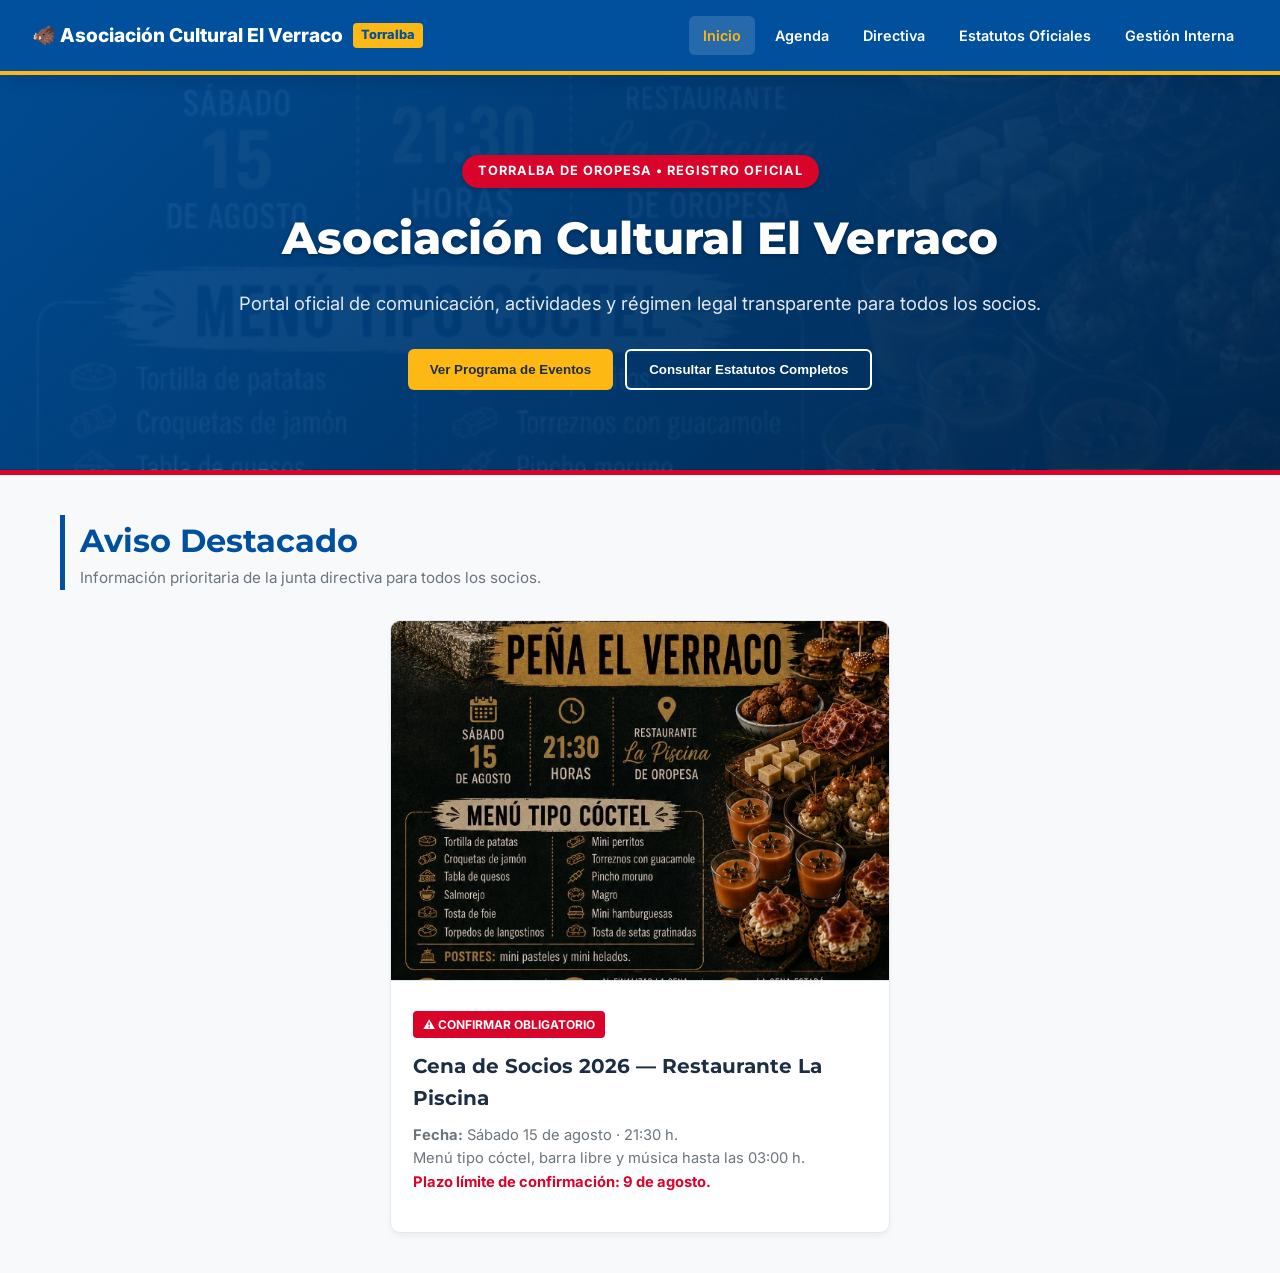
<file: index.html>
<!DOCTYPE html>
<html lang="es">
<head>
    <meta charset="UTF-8">
    <meta name="viewport" content="width=device-width, initial-scale=1.0">
    <title>Asociación Cultural El Verraco — Torralba de Oropesa</title>
    <!-- Google Fonts -->
    <link rel="preconnect" href="https://fonts.googleapis.com">
    <link rel="preconnect" href="https://fonts.gstatic.com" crossorigin>
    <link href="https://fonts.googleapis.com/css2?family=Inter:wght@300;400;500;600;700&family=Montserrat:wght@600;700;800&display=swap" rel="stylesheet">
    <style>
        :root {
            /* PALETA OFICIAL ESCUDO DE TORRALBA DE OROPESA */
            --blue-primary: #00509d;
            --blue-hover: #003f7a;
            --blue-light: #e8f1f9;
            --red-accent: #d90429;
            --gold-accent: #fdb813;
            --bg-body: #f8f9fa;
            --surface-card: #ffffff;
            --text-dark: #1d2d44;
            --text-muted: #6c757d;
            --border-color: #e2e8f0;
            --shadow-sm: 0 4px 6px -1px rgba(0, 0, 0, 0.05);
            --shadow-md: 0 10px 15px -3px rgba(0, 0, 0, 0.1);
        }

        * {
            box-sizing: border-box;
            margin: 0;
            padding: 0;
        }

        body {
            font-family: 'Inter', sans-serif;
            background-color: var(--bg-body);
            color: var(--text-dark);
            line-height: 1.6;
            -webkit-font-smoothing: antialiased;
        }

        h1, h2, h3, h4 {
            font-family: 'Montserrat', sans-serif;
        }

        /* --- NAVEGACIÓN INSTITUCIONAL --- */
        .navbar {
            background-color: var(--blue-primary);
            border-bottom: 4px solid var(--gold-accent);
            position: sticky;
            top: 0;
            z-index: 1000;
            display: flex;
            justify-content: space-between;
            align-items: center;
            padding: 1rem 2rem;
            box-shadow: var(--shadow-md);
        }

        .navbar-brand {
            font-size: 1.2rem;
            font-weight: 800;
            color: #ffffff;
            text-decoration: none;
            display: flex;
            align-items: center;
            gap: 10px;
        }

        .navbar-brand span {
            background: var(--gold-accent);
            color: var(--blue-primary);
            padding: 2px 8px;
            border-radius: 4px;
            font-size: 0.8rem;
        }

        .nav-links {
            display: flex;
            gap: 6px;
            flex-wrap: wrap;
        }

        .nav-link {
            color: #ffffff;
            text-decoration: none;
            font-weight: 600;
            font-size: 0.9rem;
            padding: 8px 14px;
            border-radius: 6px;
            transition: all 0.2s ease;
        }

        .nav-link:hover, .nav-link.active {
            background-color: rgba(255, 255, 255, 0.15);
            color: var(--gold-accent);
        }

        /* --- HERO BANNER --- */
        .hero {
            background: linear-gradient(135deg, rgba(0, 80, 157, 0.92) 0%, rgba(0, 40, 80, 0.95) 100%), url('cena-socios.jpg');
            background-size: cover;
            background-position: center;
            color: white;
            padding: 80px 20px;
            text-align: center;
            border-bottom: 5px solid var(--red-accent);
        }

        .hero-content {
            max-width: 850px;
            margin: 0 auto;
        }

        .hero-badge {
            background-color: var(--red-accent);
            color: #ffffff;
            font-size: 0.8rem;
            font-weight: 700;
            padding: 6px 16px;
            border-radius: 20px;
            text-transform: uppercase;
            letter-spacing: 1px;
            display: inline-block;
            margin-bottom: 15px;
            box-shadow: 0 2px 4px rgba(0,0,0,0.2);
        }

        .hero h1 {
            font-size: 2.8rem;
            font-weight: 800;
            margin-bottom: 15px;
            text-shadow: 0 2px 4px rgba(0,0,0,0.3);
        }

        .hero p {
            font-size: 1.15rem;
            color: #e2e8f0;
            margin-bottom: 30px;
        }

        /* --- CONTENEDOR PRINCIPAL --- */
        .container {
            max-width: 1200px;
            margin: 40px auto;
            padding: 0 20px;
        }

        .section {
            display: none;
            animation: fadeIn 0.3s ease-in-out;
        }

        .section.active {
            display: block;
        }

        .section-header {
            margin-bottom: 30px;
            border-left: 5px solid var(--blue-primary);
            padding-left: 15px;
        }

        .section-title {
            font-size: 2rem;
            color: var(--blue-primary);
            font-weight: 700;
        }

        .section-subtitle {
            color: var(--text-muted);
            font-size: 0.95rem;
        }

        @keyframes fadeIn {
            from { opacity: 0; transform: translateY(8px); }
            to { opacity: 1; transform: translateY(0); }
        }

        /* --- TARJETAS --- */
        .grid {
            display: grid;
            grid-template-columns: repeat(auto-fit, minmax(320px, 1fr));
            gap: 25px;
        }

        .card {
            background-color: var(--surface-card);
            border: 1px solid var(--border-color);
            border-radius: 10px;
            overflow: hidden;
            box-shadow: var(--shadow-sm);
            transition: transform 0.2s, box-shadow 0.2s;
            display: flex;
            flex-direction: column;
        }

        .card:hover {
            transform: translateY(-4px);
            box-shadow: var(--shadow-md);
            border-color: var(--blue-primary);
        }

        .card-img {
            width: 100%;
            height: 360px;
            object-fit: cover;
            border-bottom: 1px solid var(--border-color);
            cursor: pointer;
        }

        .card-body {
            padding: 22px;
            flex-grow: 1;
            display: flex;
            flex-direction: column;
            justify-content: space-between;
        }

        .tag {
            background-color: var(--blue-primary);
            color: white;
            font-size: 0.75rem;
            font-weight: 700;
            padding: 4px 10px;
            border-radius: 4px;
            display: inline-block;
            margin-bottom: 12px;
            text-transform: uppercase;
        }

        .tag.urgent { background-color: var(--red-accent); }
        .tag.gold { background-color: var(--gold-accent); color: var(--text-dark); }

        .card h3 {
            font-size: 1.25rem;
            margin-bottom: 10px;
            color: var(--text-dark);
        }

        .card p {
            color: var(--text-muted);
            font-size: 0.92rem;
            margin-bottom: 15px;
        }

        /* --- BOTONES --- */
        .btn {
            background-color: var(--blue-primary);
            color: white;
            border: none;
            padding: 11px 22px;
            border-radius: 6px;
            font-weight: 700;
            cursor: pointer;
            text-decoration: none;
            display: inline-block;
            transition: background 0.2s;
            text-align: center;
        }

        .btn:hover { background-color: var(--blue-hover); }

        .btn-gold {
            background-color: var(--gold-accent);
            color: var(--text-dark);
        }

        .btn-gold:hover { background-color: #e5a400; }

        .btn-outline {
            background: transparent;
            border: 2px solid white;
            color: white;
        }

        .btn-outline:hover { background: rgba(255, 255, 255, 0.15); }

        .input-field {
            width: 100%;
            padding: 12px 16px;
            background: #ffffff;
            border: 1px solid var(--border-color);
            border-radius: 6px;
            color: var(--text-dark);
            font-size: 1rem;
            margin-bottom: 15px;
        }

        .input-field:focus {
            outline: none;
            border-color: var(--blue-primary);
        }

        /* --- ESTATUTOS RIGUROSOS Y COMPLETOS --- */
        .official-seal-box {
            background: var(--blue-light);
            border: 1px solid var(--blue-primary);
            border-radius: 8px;
            padding: 20px;
            margin-bottom: 25px;
            display: flex;
            align-items: center;
            gap: 20px;
        }

        .seal-icon { font-size: 2.5rem; }

        .estatuto-capitulo {
            background: var(--surface-card);
            border: 1px solid var(--border-color);
            border-radius: 8px;
            margin-bottom: 20px;
            overflow: hidden;
            box-shadow: var(--shadow-sm);
        }

        .capitulo-header {
            background: var(--blue-primary);
            color: #ffffff;
            padding: 16px 20px;
            font-size: 1.1rem;
            font-weight: 700;
            cursor: pointer;
            display: flex;
            justify-content: space-between;
            align-items: center;
        }

        .capitulo-content { padding: 20px; }

        .articulo-item {
            margin-bottom: 18px;
            padding-bottom: 15px;
            border-bottom: 1px dashed var(--border-color);
        }

        .articulo-item:last-child {
            border-bottom: none;
            margin-bottom: 0;
            padding-bottom: 0;
        }

        .articulo-title {
            color: var(--blue-primary);
            font-weight: 700;
            font-size: 0.98rem;
            margin-bottom: 6px;
        }

        .articulo-text {
            color: var(--text-dark);
            font-size: 0.92rem;
            text-align: justify;
        }

        .articulo-text ul {
            padding-left: 20px;
            margin-top: 5px;
        }

        .articulo-text li {
            margin-bottom: 4px;
        }

        /* --- JUNTA DIRECTIVA --- */
        .grid-junta {
            display: grid;
            grid-template-columns: repeat(auto-fit, minmax(200px, 1fr));
            gap: 20px;
        }

        .member-card {
            background: var(--surface-card);
            border: 1px solid var(--border-color);
            border-top: 4px solid var(--blue-primary);
            border-radius: 8px;
            padding: 25px 15px;
            text-align: center;
            box-shadow: var(--shadow-sm);
        }

        .member-avatar {
            font-size: 2rem;
            background: var(--blue-light);
            width: 65px;
            height: 65px;
            line-height: 65px;
            border-radius: 50%;
            margin: 0 auto 15px auto;
            border: 2px solid var(--blue-primary);
        }

        /* --- PANEL DE GESTIÓN --- */
        .dashboard-container {
            background: var(--surface-card);
            border: 1px solid var(--border-color);
            border-radius: 10px;
            padding: 30px;
            box-shadow: var(--shadow-md);
        }

        .dashboard-nav {
            display: flex;
            gap: 10px;
            border-bottom: 2px solid var(--border-color);
            padding-bottom: 15px;
            margin-bottom: 25px;
            flex-wrap: wrap;
        }

        .tab-btn {
            background: var(--bg-body);
            color: var(--text-muted);
            border: 1px solid var(--border-color);
            padding: 10px 18px;
            border-radius: 6px;
            font-weight: 700;
            cursor: pointer;
            transition: all 0.2s;
        }

        .tab-btn.active {
            background: var(--blue-primary);
            color: #fff;
            border-color: var(--blue-primary);
        }

        .admin-panel { display: none; }
        .admin-panel.active { display: block; }

        .resource-box {
            background: var(--blue-light);
            border: 2px dashed var(--blue-primary);
            padding: 25px;
            border-radius: 8px;
            text-align: center;
            text-decoration: none;
            color: inherit;
            display: block;
            transition: 0.2s;
        }

        .resource-box:hover {
            background: #dbeafe;
            transform: translateY(-2px);
        }

        /* --- RESPONSIVE --- */
        @media(max-width: 768px) {
            .navbar { flex-direction: column; gap: 12px; padding: 15px; text-align: center; }
            .nav-links { justify-content: center; }
            .hero h1 { font-size: 2.1rem; }
            .official-seal-box { flex-direction: column; text-align: center; }
        }
    </style>
</head>
<body>

    <!-- MENÚ DE NAVEGACIÓN -->
    <nav class="navbar">
        <a href="#" class="navbar-brand" onclick="showSection('inicio')">
            🐗 Asociación Cultural El Verraco <span>Torralba</span>
        </a>
        <div class="nav-links">
            <a href="#" id="link-inicio" class="nav-link active" onclick="showSection('inicio')">Inicio</a>
            <a href="#" id="link-eventos" class="nav-link" onclick="showSection('eventos')">Agenda</a>
            <a href="#" id="link-junta" class="nav-link" onclick="showSection('junta')">Directiva</a>
            <a href="#" id="link-normativa" class="nav-link" onclick="showSection('normativa')">Estatutos Oficiales</a>
            <a href="#" id="link-gestion" class="nav-link" onclick="showSection('gestion')">Gestión Interna</a>
        </div>
    </nav>

    <!-- CABECERA HERO -->
    <header class="hero">
        <div class="hero-content">
            <span class="hero-badge">Torralba de Oropesa • Registro Oficial</span>
            <h1>Asociación Cultural El Verraco</h1>
            <p>Portal oficial de comunicación, actividades y régimen legal transparente para todos los socios.</p>
            <div style="display: flex; gap: 12px; justify-content: center; flex-wrap: wrap;">
                <button class="btn btn-gold" onclick="showSection('eventos')">Ver Programa de Eventos</button>
                <button class="btn btn-outline" onclick="showSection('normativa')">Consultar Estatutos Completos</button>
            </div>
        </div>
    </header>

    <div class="container">

        <!-- SECCIÓN INICIO -->
        <div id="inicio" class="section active">
            <div class="section-header">
                <h2 class="section-title">Aviso Destacado</h2>
                <p class="section-subtitle">Información prioritaria de la junta directiva para todos los socios.</p>
            </div>
            
            <div class="grid" style="max-width: 500px; margin: 0 auto;">
                <div class="card">
                    <a href="cena-socios.jpg" target="_blank">
                        <img src="cena-socios.jpg" alt="Cena de Socios" class="card-img">
                    </a>
                    <div class="card-body">
                        <div>
                            <span class="tag urgent">⚠️ Confirmar Obligatorio</span>
                            <h3>Cena de Socios 2026 — Restaurante La Piscina</h3>
                            <p><strong>Fecha:</strong> Sábado 15 de agosto · 21:30 h.<br>Menú tipo cóctel, barra libre y música hasta las 03:00 h.<br><strong style="color: var(--red-accent);">Plazo límite de confirmación: 9 de agosto.</strong></p>
                        </div>
                    </div>
                </div>
            </div>
        </div>

        <!-- SECCIÓN AGENDA / EVENTOS -->
        <div id="eventos" class="section">
            <div class="section-header">
                <h2 class="section-title">Programa de Eventos y Cartelería</h2>
                <p class="section-subtitle">Haz clic sobre cualquier cartel para ampliar la imagen.</p>
            </div>

            <div class="grid">
                <!-- Concurso de Tapas -->
                <div class="card">
                    <a href="concurso-tapas.jpeg" target="_blank">
                        <img src="concurso-tapas.jpeg" alt="Concurso de Tapas" class="card-img">
                    </a>
                    <div class="card-body">
                        <div>
                            <span class="tag gold">Sábado 8 Agosto</span>
                            <h3>Concurso de Tapas Libre: ¡La Patata!</h3>
                            <p>Presentación a las 13:00 h y cata a las 13:30 h. 3 grandes premios y consumición con tapa gratis para cada socio.</p>
                        </div>
                    </div>
                </div>

                <!-- Autos Locos -->
                <div class="card">
                    <a href="autos-locos.jpeg" target="_blank">
                        <img src="autos-locos.jpeg" alt="Autos Locos" class="card-img">
                    </a>
                    <div class="card-body">
                        <div>
                            <span class="tag">Sábado 8 Agosto</span>
                            <h3>Vuelven los Autos Locos en Torralba</h3>
                            <p>Prepara vuestros bólidos más originales y divertidos para la gran bajada. Próximamente bases e inscripciones.</p>
                        </div>
                    </div>
                </div>

                <!-- Cena de Socios -->
                <div class="card">
                    <a href="cena-socios.jpg" target="_blank">
                        <img src="cena-socios.jpg" alt="Cena de Socios" class="card-img">
                    </a>
                    <div class="card-body">
                        <div>
                            <span class="tag urgent">Sábado 15 Agosto</span>
                            <h3>Gran Cena de Confraternización</h3>
                            <p>Cena completa en el Restaurante La Piscina de Oropesa. Recordad avisar alergias e intolerancias con antelación.</p>
                        </div>
                    </div>
                </div>
            </div>
        </div>

        <!-- SECCIÓN JUNTA DIRECTIVA -->
        <div id="junta" class="section">
            <div class="section-header">
                <h2 class="section-title">Junta Directiva</h2>
                <p class="section-subtitle">Representantes de la Asociación Cultural El Verraco.</p>
            </div>

            <div class="grid-junta">
                <div class="member-card"><div class="member-avatar">👑</div><h3>Diego</h3><p style="color:var(--blue-primary); font-weight:700; font-size:0.9rem;">Presidente</p></div>
                <div class="member-card"><div class="member-avatar">🥈</div><h3>Yolanda Cuadrado</h3><p style="color:var(--blue-primary); font-weight:700; font-size:0.9rem;">Vicepresidenta</p></div>
                <div class="member-card"><div class="member-avatar">📝</div><h3>Gonzalo Nava</h3><p style="color:var(--blue-primary); font-weight:700; font-size:0.9rem;">Secretario</p></div>
                <div class="member-card"><div class="member-avatar">💰</div><h3>Rocío Olmedo</h3><p style="color:var(--blue-primary); font-weight:700; font-size:0.9rem;">Tesorera</p></div>
                <div class="member-card"><div class="member-avatar">🤝</div><h3>Marcos Nevado</h3><p style="color:var(--blue-primary); font-weight:700; font-size:0.9rem;">Vocal</p></div>
                <div class="member-card"><div class="member-avatar">🤝</div><h3>Marcos</h3><p style="color:var(--blue-primary); font-weight:700; font-size:0.9rem;">Vocal</p></div>
                <div class="member-card"><div class="member-avatar">🤝</div><h3>Emilio</h3><p style="color:var(--blue-primary); font-weight:700; font-size:0.9rem;">Vocal</p></div>
            </div>
        </div>

        <!-- SECCIÓN ESTATUTOS OFICIALES ÍNTEGROS (TEXTO COMPLETO DE LOS DOCUMENTOS) -->
        <div id="normativa" class="section">
            <div class="section-header">
                <h2 class="section-title">Estatutos Oficiales Registrados (Texto Íntegro)</h2>
                <p class="section-subtitle">Transcripción completa de los artículos aprobados e inscritos en la Junta de Comunidades de Castilla-La Mancha.</p>
            </div>

            <!-- Ficha de Registro Oficial -->
            <div class="official-seal-box">
                <div class="seal-icon">🏛️</div>
                <div>
                    <h4 style="color: var(--blue-primary); font-size: 1.05rem;">Aprobación y Diligencia Oficial</h4>
                    <p style="font-size: 0.88rem; color: var(--text-dark); margin-top: 4px;">
                        Estatutos adaptados a la <strong>Ley Orgánica 1/2002, de 22 de marzo</strong>, reguladora del Derecho de Asociación[cite: 4]. Diligenciados en Torralba de Oropesa el 16 de agosto de 2009[cite: 10] con visado oficial de la Delegación Provincial de Toledo[cite: 4, 10].
                    </p>
                </div>
            </div>

            <!-- Buscador de Artículos -->
            <input type="text" id="search-estatutos" class="input-field" placeholder="🔍 Buscar por artículo, palabra clave o contenido (ej. cuotas, asamblea, directiva, disolución...)" onkeyup="filterEstatutos()">

            <!-- CAPÍTULO PRIMERO -->
            <div class="estatuto-capitulo">
                <div class="capitulo-header" onclick="toggleCapitulo('cap1')">
                    <span>CAPÍTULO PRIMERO: Constitución, Domicilio, Fines y Actividades</span>
                    <span id="icon-cap1">▼</span>
                </div>
                <div class="capitulo-content" id="cap1">
                    <div class="articulo-item">
                        <div class="articulo-title">Artículo 1º</div>
                        <div class="articulo-text">Se constituye la Asociación sin ánimo de lucro denominada <strong>ASOCIACIÓN CULTURAL EL VERRACO</strong>, que se regirá por la Constitución, la Ley Orgánica 1/2002, de 22 de marzo, reguladora del Derecho de Asociación (B.O.E. núm. 73, del día 26), el resto del ordenamiento jurídico aplicable y por los presentes Estatutos[cite: 4]. La organización interna y funcionamiento de la Asociación, que también se llevarán a cabo dentro del marco de las normas citadas, son democráticos y con pleno respeto al pluralismo[cite: 4].</div>
                    </div>
                    <div class="articulo-item">
                        <div class="articulo-title">Artículo 2º (Domicilio y Ámbito)</div>
                        <div class="articulo-text">La Asociación tendrá su domicilio en la localidad de <strong>Torralba de Oropesa</strong> (provincia de Toledo), en la plaza de La Constitución, número 1[cite: 4]. Tendrá una duración indefinida y realizará principalmente sus actividades en el Municipio y Región Castilla La Mancha[cite: 4].</div>
                    </div>
                    <div class="articulo-item">
                        <div class="articulo-title">Artículo 3º y 4º (Fines)</div>
                        <div class="articulo-text">La Asociación pretende desarrollar los siguientes fines: estimular a los socios y organizar actividades, fomentando las tradiciones y cultura de nuestra localidad[cite: 4].</div>
                    </div>
                    <div class="articulo-item">
                        <div class="articulo-title">Artículo 5º (Actividades y Beneficios)</div>
                        <div class="articulo-text">
                            Para el cumplimiento de estos fines la asociación realizará las siguientes actividades: viajes culturales, colaboración junto con el Ayuntamiento en actividades en las fiestas patronales, carnavales, navidad y ayuda a los necesitados[cite: 4].<br>
                            Los posibles beneficios obtenidos por la asociación, derivado del ejercicio de actividades económicas, incluidas las prestaciones de servicios, deberán destinarse, exclusivamente, al cumplimiento de los fines mencionados, sin que quepa en ningún caso su reparto entre los asociados ni entre sus cónyuges o personas que convivan con aquellos con análoga relación de afectividad, ni entre sus parientes, ni su cesión gratuita a personas físicas o jurídicas con interés lucrativo[cite: 4].
                        </div>
                    </div>
                </div>
            </div>

            <!-- CAPÍTULO SEGUNDO -->
            <div class="estatuto-capitulo">
                <div class="capitulo-header" onclick="toggleCapitulo('cap2')">
                    <span>CAPÍTULO SEGUNDO: De los Órganos Directivos y de la Forma de Administración</span>
                    <span id="icon-cap2">▼</span>
                </div>
                <div class="capitulo-content" id="cap2">
                    <div class="articulo-item">
                        <div class="articulo-title">Artículo 6º (Órganos de Gobierno)</div>
                        <div class="articulo-text">El gobierno y la representación de la Asociación correrán a cargo de la Asamblea General y de la Junta Directiva[cite: 5].</div>
                    </div>
                    <div class="articulo-item">
                        <div class="articulo-title">Artículo 7º (Asamblea General)</div>
                        <div class="articulo-text">La Asamblea General, integrada por todos los asociados, es el órgano supremo de gobierno de la Asociación que será convocada en sesión ordinaria, obligatoriamente, una vez al año, y con carácter extraordinario cuando así lo acuerde la Junta Directiva en atención a los asuntos que deba tratar, y siempre a solicitud de la décima parte de los socios o para acordar la disposición o enajenación de bienes, nombramiento de Junta Directiva, solicitud de declaración de utilidad pública, modificaciones estatutarias y disolución de la Asociación[cite: 5].</div>
                    </div>
                    <div class="articulo-item">
                        <div class="articulo-title">Artículo 8º (Convocatoria de Asamblea)</div>
                        <div class="articulo-text">La convocatoria de la Asamblea General, sea ordinaria o extraordinaria, será hecha por escrito, expresando el lugar, fecha y hora de la reunión, así como el orden del día. Entre la convocatoria y el día señalado para la celebración de la Asamblea, en primera convocatoria, habrán de mediar al menos quince días pudiendo asimismo hacerse constar la fecha en la que, si procediera, se reunirá la Asamblea General en segunda convocatoria, sin que entre una y otra reunión pueda mediar un plazo inferior a veinticuatro horas. En el supuesto de que no hubiese previsto en el anuncio la fecha de la segunda convocatoria deberá ser ésta hecha con ocho días de antelación a la fecha de la reunión[cite: 5].</div>
                    </div>
                    <div class="articulo-item">
                        <div class="articulo-title">Artículo 9º (Constitución y Acuerdos)</div>
                        <div class="articulo-text">La Asamblea General, quedará válidamente constituida en primera convocatoria, cuando concurra a ellas, presentes o representados, un tercio de los asociados y su presidente y su secretario serán designados al inicio de la reunión; y en segunda convocatoria cualquiera que sea el número de concurrentes[cite: 5]. Los acuerdos se adoptarán por mayoría simple de las personas presentes o representadas, cuando los votos afirmativos superen a los negativos, excepto cuando se trate de acuerdos relativos a disolución de la asociación, modificación de los Estatutos y disposición o enajenación de bienes, en cuyo caso se requerirá mayoría cualificada de las personas presentes o representadas, que resultará cuando la mayoría de los votos afirmativos superen la mitad[cite: 5].</div>
                    </div>
                    <div class="articulo-item">
                        <div class="articulo-title">Artículo 10º (Junta Directiva)</div>
                        <div class="articulo-text">La Junta Directiva estará formada por un Presidente, un Secretario, un Tesorero y tres vocales. Todos los cargos deberán recaer en asociados mayores de edad, en pleno uso de sus derechos civiles y que no estén incursos en los motivos de incompatibilidad establecida en la legislación vigente[cite: 5].</div>
                    </div>
                    <div class="articulo-item">
                        <div class="articulo-title">Artículo 11º y 12º (Gratuidad y Funciones)</div>
                        <div class="articulo-text">Los cargos que componen la Junta Directiva serán gratuitos, elegidos en Asamblea General y durarán un periodo de dos años, pudiendo ser objeto de reelección[cite: 6]. Es función de la Junta Directiva dirigir las actividades de la Asociación y llevar la gestión administrativa y económica de la misma, ejecutando los acuerdos de la Asamblea General, y someter a ésta las cuentas de la asociación[cite: 6].</div>
                    </div>
                    <div class="articulo-item">
                        <div class="articulo-title">Artículo 13º y 14º (Reuniones y Comisiones)</div>
                        <div class="articulo-text">La Junta Directiva celebrará sus sesiones cuantas veces lo determine su presidente, a iniciativa propia o petición de cualquiera de sus miembros[cite: 6]. Los miembros de la Junta Directiva presidirán las comisiones que la propia Junta acuerde constituir[cite: 6].</div>
                    </div>
                    <div class="articulo-item">
                        <div class="articulo-title">Artículo 15º (Atribuciones del Presidente)</div>
                        <div class="articulo-text">
                            El Presidente de la Junta Directiva lo será también de la Asociación, y tendrá las siguientes atribuciones:
                            <ul>
                                <li>a) Representar legalmente a la Asociación.</li>
                                <li>b) Convocar, presidir y levantar las sesiones que celebre la Junta Directiva y la Asamblea General, dirigir las deliberaciones de una y otra, decidiendo con voto de calidad, en caso de empate.</li>
                                <li>c) Proponer el plan de actividades de la Asociación a la Junta Directiva y dirigir sus tareas.</li>
                                <li>d) Ordenar los pagos acordados válidamente.[cite: 6]</li>
                            </ul>
                        </div>
                    </div>
                    <div class="articulo-item">
                        <div class="articulo-title">Artículo 16º y 17º (Secretario y Tesorero)</div>
                        <div class="articulo-text">
                            <strong>El Secretario</strong> recibirá y tramitará las solicitudes de ingreso y tendrá a cargo la dirección de los trabajos administrativos[cite: 6, 7].<br>
                            <strong>El Tesorero</strong> dirigirá la contabilidad y tomará razón de los ingresos y de los gastos. Recaudará y custodiará los fondos pertenecientes a la Asociación y dará cumplimiento a las órdenes de pago que expida el presidente[cite: 7].
                        </div>
                    </div>
                </div>
            </div>

            <!-- CAPÍTULO TERCERO -->
            <div class="estatuto-capitulo">
                <div class="capitulo-header" onclick="toggleCapitulo('cap3')">
                    <span>CAPÍTULO TERCERO: De los Socios, sus Derechos y Deberes</span>
                    <span id="icon-cap3">▼</span>
                </div>
                <div class="capitulo-content" id="cap3">
                    <div class="articulo-item">
                        <div class="articulo-title">Artículo 18º al 20º (Miembros y Admisión)</div>
                        <div class="articulo-text">Podrán ser miembros de la Asociación las personas con capacidad de obrar y no sujetas a ninguna condición legal para el ejercicio del derecho de asociarse[cite: 7]. Los menores no emancipados de más de catorce años necesitarán el consentimiento documentadamente acreditado de las personas que deban suplir su capacidad[cite: 7]. Quienes deseen pertenecer a la Asociación lo solicitarán por escrito al Presidente[cite: 7].</div>
                    </div>
                    <div class="articulo-item">
                        <div class="articulo-title">Artículo 21º (Derechos de los Asociados)</div>
                        <div class="articulo-text">
                            Todo Asociado ostenta los siguientes derechos:
                            <ul>
                                <li>a) Participar en las actividades de la asociación y en los órganos de gobierno y representación, a ejercer el derecho de voto, así como asistir a la Asamblea General[cite: 7].</li>
                                <li>b) Ser informado acerca de la composición de los órganos de gobierno y representación de la asociación, de su estado de cuentas y del desarrollo de su actividad[cite: 8].</li>
                                <li>c) Ser oído con carácter previo a la adopción de medidas disciplinarias contra él y a ser informado de los hechos que den lugar a tales medidas[cite: 8].</li>
                                <li>d) Impugnar los acuerdos de los órganos de la asociación que estime contrarios a la ley o los Estatutos[cite: 8].</li>
                            </ul>
                        </div>
                    </div>
                    <div class="articulo-item">
                        <div class="articulo-title">Artículo 22º y 23º (Deberes y Sanciones)</div>
                        <div class="articulo-text">
                            <strong>Deberes:</strong> Compartir las finalidades de la asociación, pagar las cuotas y derramas establecidas, cumplir el resto de las obligaciones estatutarias y acatar los acuerdos válidamente adoptados[cite: 8].<br>
                            <strong>Sanciones:</strong> Los socios podrán ser sancionados por la Junta Directiva por infringir los presentes Estatutos. Las sanciones podrán comprender desde la pérdida de sus derechos durante un tiempo determinado, hasta la separación definitiva[cite: 8].
                        </div>
                    </div>
                </div>
            </div>

            <!-- CAPÍTULO CUARTO -->
            <div class="estatuto-capitulo">
                <div class="capitulo-header" onclick="toggleCapitulo('cap4')">
                    <span>CAPÍTULO CUARTO: Obligaciones Documentales y Contables</span>
                    <span id="icon-cap4">▼</span>
                </div>
                <div class="capitulo-content" id="cap4">
                    <div class="articulo-item">
                        <div class="articulo-title">Artículo 24º (Libros y Documentación)</div>
                        <div class="articulo-text">
                            La asociación dispondrá de:
                            <ul>
                                <li>a) Una relación actualizada de sus asociados[cite: 8].</li>
                                <li>b) Una contabilidad que permita obtener la imagen fiel del patrimonio, del resultado y de la situación financiera de la entidad[cite: 8].</li>
                                <li>c) Una memoria con las actividades realizadas[cite: 8].</li>
                                <li>d) Un inventario de sus bienes[cite: 8].</li>
                                <li>e) Un Libro de Actas de las reuniones de sus órganos de gobierno[cite: 8].</li>
                            </ul>
                        </div>
                    </div>
                </div>
            </div>

            <!-- CAPÍTULO QUINTO -->
            <div class="estatuto-capitulo">
                <div class="capitulo-header" onclick="toggleCapitulo('cap5')">
                    <span>CAPÍTULO QUINTO: Patrimonio Inicial y Recursos Económicos</span>
                    <span id="icon-cap5">▼</span>
                </div>
                <div class="capitulo-content" id="cap5">
                    <div class="articulo-item">
                        <div class="articulo-title">Artículo 25º y 26º (Patrimonio y Recursos)</div>
                        <div class="articulo-text">La Asociación carece de patrimonio inicial[cite: 9]. Los recursos económicos estarán constituidos por: cuotas de entrada, cuotas periódicas, productos de los bienes y derechos, legados, donaciones e ingresos de actividades[cite: 9].</div>
                    </div>
                    <div class="articulo-item">
                        <div class="articulo-title">Artículo 27º al 29º (Cierre del Ejercicio)</div>
                        <div class="articulo-text">La fecha de cierre del ejercicio asociativo será el día <strong>diecinueve de agosto de cada año</strong>[cite: 8]. La administración de los fondos se llevará a cabo con todo detalle[cite: 9].</div>
                    </div>
                </div>
            </div>

            <!-- CAPÍTULO SEXTO -->
            <div class="estatuto-capitulo">
                <div class="capitulo-header" onclick="toggleCapitulo('cap6')">
                    <span>CAPÍTULO SEXTO: Disolución</span>
                    <span id="icon-cap6">▼</span>
                </div>
                <div class="capitulo-content" id="cap6">
                    <div class="articulo-item">
                        <div class="articulo-title">Artículo 30º (Causa de Disolución y Liquidación)</div>
                        <div class="articulo-text">La Asociación se disolverá por voluntad de los asociados expresada en Asamblea General convocada al efecto[cite: 9]. Acordada la disolución, la Asamblea General nombrará una comisión liquidadora que concluirá las operaciones pendientes, cobrará los créditos, pagará a los acreedores y entregará los bienes sobrantes a una entidad benéfica o con fines análogos[cite: 9, 10].</div>
                    </div>
                </div>
            </div>

        </div>

        <!-- SECCIÓN GESTIÓN INTERNA -->
        <div id="gestion" class="section">
            <div class="section-header">
                <h2 class="section-title">Escritorio de Gestión Interna</h2>
                <p class="section-subtitle">Área de acceso exclusivo para la Junta Directiva.</p>
            </div>

            <!-- LOGIN -->
            <div id="login-box" class="card" style="max-width: 420px; margin: 0 auto; padding: 35px 25px; text-align: center;">
                <div style="font-size: 2.5rem; margin-bottom: 15px;">🔒</div>
                <h3 style="margin-bottom: 10px;">Acceso Protegido</h3>
                <p style="font-size: 0.9rem; margin-bottom: 20px; color: var(--text-muted);">Introduce la clave secreta de acceso:</p>
                <input type="password" id="admin-pass" class="input-field" placeholder="Contraseña...">
                <button class="btn" onclick="checkPassword()" style="width: 100%;">Ingresar al Panel</button>
                <p id="login-error" style="color: var(--red-accent); font-size: 0.85rem; margin-top: 15px; display: none; font-weight: 700;">⚠️ Clave incorrecta</p>
            </div>

            <!-- DASHBOARD OCULTO -->
            <div id="dashboard-box" class="dashboard-container" style="display: none;">
                
                <div class="dashboard-nav">
                    <button class="tab-btn active" onclick="switchAdminTab('tab-links')">📂 Enlaces Maestros</button>
                    <button class="tab-btn" onclick="switchAdminTab('tab-votaciones')">🗳️ Votaciones Activas</button>
                    <button class="tab-btn" onclick="switchAdminTab('tab-cuentas')">📊 Balances y Cuentas</button>
                </div>

                <!-- Sub-Panel 1: Enlaces -->
                <div id="tab-links" class="admin-panel active">
                    <div class="grid">
                        <a href="https://docs.google.com/spreadsheets/d/1aNNenQc3E_5HzvcqqcxxyveMbG2mJzGl/edit?rtpof=true&gid=540429647#gid=540429647" target="_blank" class="resource-box">
                            <span style="font-size: 2.5rem;">👥</span>
                            <h3 style="color: var(--blue-primary); margin: 10px 0 5px 0;">Libro Maestro de Socios</h3>
                            <p style="color: var(--text-muted); font-size: 0.85rem; margin: 0;">Gestión de cobros, cuotas y altas con Rocío Olmedo.</p>
                        </a>
                        <a href="https://docs.google.com/spreadsheets/d/1sDfrrNwYSFY1pFQ6vfoT_BHD8uujr8HiGidAIFfPW3M/edit?gid=1085146374#gid=1085146374" target="_blank" class="resource-box">
                            <span style="font-size: 2.5rem;">🗂️</span>
                            <h3 style="color: var(--blue-primary); margin: 10px 0 5px 0;">Cuentas Generales</h3>
                            <p style="color: var(--text-muted); font-size: 0.85rem; margin: 0;">Presupuestos y gastos de la peña.</p>
                        </a>
                    </div>
                </div>

                <!-- Sub-Panel 2: Votaciones -->
                <div id="tab-votaciones" class="admin-panel">
                    <div style="background: var(--blue-light); padding: 20px; border-radius: 8px; border-left: 4px solid var(--blue-primary);">
                        <div style="display: flex; justify-content: space-between; align-items: center; margin-bottom: 8px;">
                            <strong style="font-size: 1.05rem; color: var(--blue-primary);">Elección de Orquesta — Fiestas 2026</strong>
                            <span class="tag gold" style="margin: 0;">En Proceso</span>
                        </div>
                        <p style="color: var(--text-muted); font-size: 0.9rem; margin: 0;">Sondeo activo para la contratación musical del sábado noche.</p>
                    </div>
                </div>

                <!-- Sub-Panel 3: Cuentas -->
                <div id="tab-cuentas" class="admin-panel">
                    <div style="background: var(--bg-body); padding: 20px; border-radius: 8px; border: 1px solid var(--border-color); display: flex; justify-content: space-between; align-items: center; flex-wrap: wrap; gap: 15px;">
                        <div>
                            <strong style="color: var(--blue-primary);">Ejercicio Económico 2026 — Primer Trimestre</strong>
                            <p style="color: var(--text-muted); font-size: 0.85rem; margin-top: 3px;">Auditoría de fondos y caja inicial.</p>
                        </div>
                        <a href="https://docs.google.com/spreadsheets/d/1sDfrrNwYSFY1pFQ6vfoT_BHD8uujr8HiGidAIFfPW3M/edit?gid=1085146374#gid=1085146374" target="_blank" class="btn" style="padding: 8px 16px; font-size: 0.85rem;">Ver Excel ↗</a>
                    </div>
                </div>

            </div>
        </div>

    </div>

    <!-- SCRIPTS -->
    <script>
        function showSection(sectionId) {
            document.querySelectorAll('.section').forEach(sec => sec.classList.remove('active'));
            document.querySelectorAll('.nav-link').forEach(link => link.classList.remove('active'));
            
            const target = document.getElementById(sectionId);
            if (target) target.classList.add('active');
            
            const link = document.getElementById('link-' + sectionId);
            if (link) link.classList.add('active');
            
            window.scrollTo({ top: 0, behavior: 'smooth' });
        }

        function checkPassword() {
            const pass = document.getElementById('admin-pass').value;
            if (pass === "verraco2026") {
                document.getElementById('login-box').style.display = 'none';
                document.getElementById('dashboard-box').style.display = 'block';
            } else {
                document.getElementById('login-error').style.display = 'block';
            }
        }

        function switchAdminTab(tabId) {
            document.querySelectorAll('.admin-panel').forEach(panel => panel.classList.remove('active'));
            document.querySelectorAll('.tab-btn').forEach(btn => btn.classList.remove('active'));
            
            const panel = document.getElementById(tabId);
            if (panel) panel.classList.add('active');
            
            event.target.classList.add('active');
        }

        // --- FUNCIONALIDAD DESPLEGABLE ESTATUTOS ---
        function toggleCapitulo(capId) {
            const content = document.getElementById(capId);
            const icon = document.getElementById('icon-' + capId);
            if (content.style.display === "none") {
                content.style.display = "block";
                icon.textContent = "▼";
            } else {
                content.style.display = "none";
                icon.textContent = "▲";
            }
        }

        // --- FILTRO DE BÚSQUEDA EN ESTATUTOS ---
        function filterEstatutos() {
            const input = document.getElementById('search-estatutos').value.toLowerCase();
            const articulos = document.querySelectorAll('.articulo-item');
            
            articulos.forEach(art => {
                const text = art.textContent.toLowerCase();
                if (text.includes(input)) {
                    art.style.display = "block";
                } else {
                    art.style.display = "none";
                }
            });
        }
    </script>
</body>
</html>
</file>
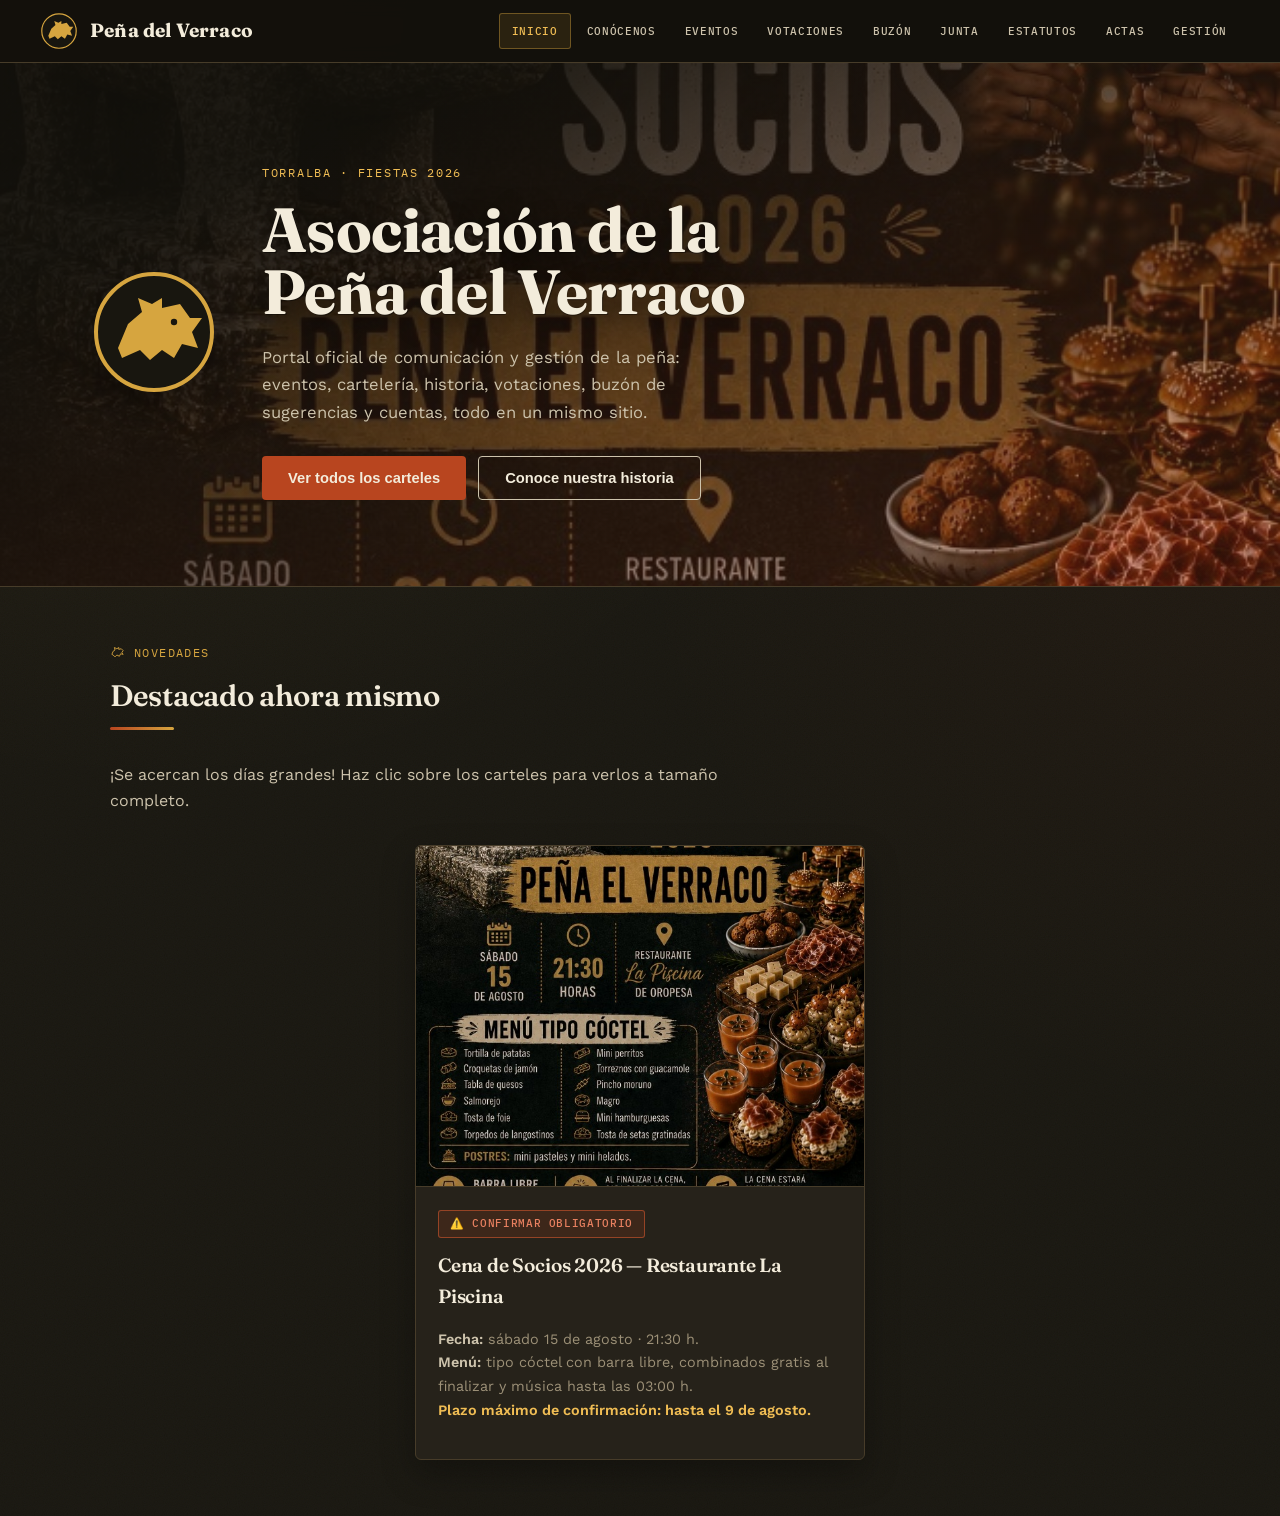
<file: index.html.html>
<!DOCTYPE html>
<html lang="es">
<head>
    <meta charset="UTF-8">
    <meta name="viewport" content="width=device-width, initial-scale=1.0">
    <title>Peña del Verraco</title>
    <link rel="icon" href="data:image/svg+xml,%3Csvg xmlns='http://www.w3.org/2000/svg' viewBox='0 0 64 64'%3E%3Ccircle cx='32' cy='32' r='31' fill='%231c1a17' stroke='%23c99a4d' stroke-width='2'/%3E%3Cpath d='M12 40 L17 28 L24 22 L22 15 L29 18 L34 15 L34 20 L43 18 L48 25 L54 25 L49 32 L52 40 L44 38 L40 45 L34 41 L28 46 L23 41 L14 45 Z' fill='%23c99a4d'/%3E%3C/svg%3E">
    <link rel="preconnect" href="https://fonts.googleapis.com">
    <link rel="preconnect" href="https://fonts.gstatic.com" crossorigin>
    <link href="https://fonts.googleapis.com/css2?family=Fraunces:opsz,wght@9..144,300;9..144,500;9..144,600;9..144,700;9..144,900&family=Work+Sans:wght@400;500;600&family=IBM+Plex+Mono:wght@400;500&display=swap" rel="stylesheet">
    <style>
        :root {
            /* --- Sistema de color: granito, oro de siega, rojo de pendón, teja y romero --- */
            --granite:      #18160f;
            --granite-mid:  #26221a;
            --granite-hi:   #302a20;
            --stone-line:   #473c29;
            --limestone:    #f3ecdb;
            --limestone-dim:#cdc3ac;
            --text-muted:   #9c9077;

            --wheat:        #d6a53f;
            --wheat-bright: #f0bd54;
            --clay:         #b8451f;
            --clay-bright:  #de5a30;
            --rosemary:     #4f7a63;
            --rosemary-bright:#6ba184;
            --dusk:         #4a6f8c;
            --dusk-bright:  #6e97b8;

            --display: 'Fraunces', serif;
            --body: 'Work Sans', -apple-system, Helvetica, Arial, sans-serif;
            --mono: 'IBM Plex Mono', monospace;
        }

        * { box-sizing: border-box; }

        body {
            font-family: var(--body);
            background-color: var(--granite);
            background-image:
                radial-gradient(circle at 12% 0%, rgba(214,165,63,0.07), transparent 42%),
                radial-gradient(circle at 100% 30%, rgba(184,69,31,0.05), transparent 40%),
                url("data:image/svg+xml,%3Csvg xmlns='http://www.w3.org/2000/svg' width='120' height='120'%3E%3Cfilter id='n'%3E%3CfeTurbulence type='fractalNoise' baseFrequency='0.9' numOctaves='2' stitchTiles='stitch'/%3E%3C/filter%3E%3Crect width='100%25' height='100%25' filter='url(%23n)' opacity='0.035'/%3E%3C/svg%3E");
            color: var(--limestone);
            margin: 0;
            padding: 0;
            line-height: 1.65;
        }

        h1, h2, h3 { font-family: var(--display); font-weight: 600; letter-spacing: -0.01em; }
        a { color: inherit; }
        ::selection { background: var(--wheat); color: var(--granite); }

        /* --- NAV --- */
        .navbar {
            background-color: rgba(18, 16, 11, 0.92);
            border-bottom: 1px solid var(--stone-line);
            position: sticky;
            top: 0;
            z-index: 1000;
            backdrop-filter: blur(8px);
            display: flex;
            justify-content: space-between;
            align-items: center;
            padding: 12px 40px;
            gap: 16px;
            flex-wrap: wrap;
        }

        .navbar-brand {
            font-family: var(--display);
            font-weight: 700;
            font-size: 1.2rem;
            color: var(--limestone);
            text-decoration: none;
            display: flex;
            align-items: center;
            gap: 12px;
            letter-spacing: 0.01em;
        }

        .navbar-brand .logo-badge { width: 38px; height: 38px; flex-shrink: 0; }

        .nav-links { display: flex; gap: 3px; flex-wrap: wrap; }

        .nav-links a {
            color: var(--limestone-dim);
            text-decoration: none;
            font-family: var(--mono);
            font-weight: 500;
            font-size: 0.7rem;
            letter-spacing: 0.06em;
            text-transform: uppercase;
            padding: 8px 12px;
            border-radius: 3px;
            transition: all 0.25s ease;
            border: 1px solid transparent;
            white-space: nowrap;
        }

        .nav-links a:hover { color: var(--limestone); border-color: var(--stone-line); }

        .nav-links a.active {
            background-color: rgba(214,165,63,0.12);
            color: var(--wheat-bright);
            border-color: rgba(214,165,63,0.4);
        }

        /* --- LOGO BADGE (reutilizable) --- */
        .logo-badge circle.ring { fill: var(--granite); stroke: var(--wheat); }
        .logo-badge path.mark { fill: var(--wheat); }
        .logo-badge text { fill: var(--limestone-dim); font-family: var(--mono); }

        /* --- HERO --- */
        .hero {
            position: relative;
            background:
                linear-gradient(155deg, rgba(18,16,11,0.94) 20%, rgba(184,69,31,0.24) 100%),
                url('cena-socios.jpg');
            background-size: cover;
            background-position: center 20%;
            padding: 100px 20px 86px;
            border-bottom: 1px solid var(--stone-line);
            overflow: hidden;
        }

        .hero-inner {
            max-width: 1100px;
            margin: 0 auto;
            position: relative;
            z-index: 2;
            display: flex;
            align-items: center;
            gap: 44px;
        }

        .hero-logo { width: 128px; height: 128px; flex-shrink: 0; filter: drop-shadow(0 10px 24px rgba(0,0,0,0.5)); }

        .hero-text { flex: 1; min-width: 260px; }

        .hero-eyebrow {
            font-family: var(--mono);
            font-size: 0.76rem;
            letter-spacing: 0.14em;
            text-transform: uppercase;
            color: var(--wheat-bright);
            display: block;
            margin-bottom: 16px;
        }

        .hero h1 {
            font-size: clamp(2.2rem, 5.4vw, 3.9rem);
            margin: 0;
            color: var(--limestone);
            font-weight: 700;
            line-height: 1.0;
            max-width: 14ch;
            text-shadow: 0.5px 0.5px 0 rgba(0,0,0,0.4), 0 6px 26px rgba(0,0,0,0.55);
        }

        .hero p {
            font-size: 1.04rem;
            color: var(--limestone-dim);
            margin: 20px 0 30px 0;
            max-width: 48ch;
        }

        .hero-ctas { display: flex; gap: 12px; flex-wrap: wrap; }

        .container { max-width: 1100px; margin: 56px auto; padding: 0 20px; }

        .section { display: none; animation: fadeInUp 0.45s ease-in-out; }
        .section.active { display: block; }

        .section-title { font-size: 1.85rem; margin: 0 0 6px 0; color: var(--limestone); }

        .section-eyebrow {
            display: flex; align-items: center; gap: 9px;
            font-family: var(--mono); font-size: 0.72rem; letter-spacing: 0.12em;
            text-transform: uppercase; margin-bottom: 10px;
        }
        .section-eyebrow svg { width: 15px; height: 15px; }
        .section-eyebrow.c-wheat { color: var(--wheat); }
        .section-eyebrow.c-clay { color: var(--clay-bright); }
        .section-eyebrow.c-rosemary { color: var(--rosemary-bright); }
        .section-eyebrow.c-dusk { color: var(--dusk-bright); }

        .section-rule { width: 64px; height: 3px; border: none; border-radius: 2px; margin: 0 0 32px 0; }
        .section-rule.wheat { background: linear-gradient(90deg, var(--clay), var(--wheat)); }
        .section-rule.rosemary { background: linear-gradient(90deg, var(--dusk), var(--rosemary-bright)); }
        .section-rule.dusk { background: linear-gradient(90deg, var(--rosemary), var(--dusk-bright)); }

        .section-intro { color: var(--limestone-dim); max-width: 64ch; margin: 0 0 30px 0; }

        /* --- TARJETAS --- */
        .grid-cards { display: grid; grid-template-columns: repeat(auto-fit, minmax(300px, 1fr)); gap: 26px; }

        .custom-card {
            background-color: var(--granite-mid);
            border-radius: 6px;
            overflow: hidden;
            box-shadow: 0 14px 34px rgba(0,0,0,0.28);
            transition: transform 0.3s ease, box-shadow 0.3s ease, border-color 0.3s ease;
            border: 1px solid var(--stone-line);
            display: flex;
            flex-direction: column;
        }

        .custom-card:hover { transform: translateY(-4px); box-shadow: 0 20px 40px rgba(0,0,0,0.4); border-color: rgba(214,165,63,0.4); }

        .card-img-wrap { display: block; overflow: hidden; border-bottom: 1px solid var(--stone-line); }

        .card-img {
            width: 100%; height: 340px; object-fit: cover; cursor: pointer; display: block;
            filter: saturate(0.9) contrast(1.02);
            transition: transform 0.5s ease, filter 0.5s ease;
        }

        .custom-card:hover .card-img { transform: scale(1.045); filter: saturate(1.1) contrast(1.05); }

        .card-body { padding: 22px; flex-grow: 1; }

        .card-tag {
            padding: 4px 11px; border-radius: 3px; font-family: var(--mono); font-size: 0.68rem;
            text-transform: uppercase; letter-spacing: 0.06em; font-weight: 500;
            display: inline-block; margin-bottom: 12px; border: 1px solid;
        }
        .card-tag.gold    { background: rgba(214,165,63,0.14); border-color: rgba(214,165,63,0.45); color: var(--wheat-bright); }
        .card-tag.urgent  { background: rgba(184,69,31,0.16);  border-color: rgba(222,90,48,0.55);  color: #e88060; }
        .card-tag.green   { background: rgba(79,122,99,0.18);  border-color: rgba(107,161,132,0.5); color: var(--rosemary-bright); }
        .card-tag.blue    { background: rgba(74,111,140,0.2);  border-color: rgba(110,151,184,0.55); color: var(--dusk-bright); }

        .card-title { font-size: 1.2rem; margin: 0 0 10px 0; color: var(--limestone); font-weight: 600; }
        .card-meta { color: var(--text-muted); font-size: 0.9rem; }
        .card-meta strong { color: var(--limestone-dim); font-weight: 600; }

        /* --- HISTORIA / CONÓCENOS --- */
        .historia-layout { display: grid; grid-template-columns: 1.1fr 0.9fr; gap: 34px; align-items: start; }
        @media (max-width: 820px) { .historia-layout { grid-template-columns: 1fr; } }

        .historia-text p { color: var(--limestone-dim); }
        .historia-text strong { color: var(--limestone); }

        .timeline { border-left: 2px solid var(--stone-line); padding-left: 22px; display: flex; flex-direction: column; gap: 22px; }
        .timeline-item { position: relative; }
        .timeline-item::before {
            content: ''; position: absolute; left: -27px; top: 4px; width: 10px; height: 10px;
            border-radius: 50%; background: var(--wheat); border: 2px solid var(--granite);
        }
        .timeline-year { font-family: var(--mono); font-size: 0.75rem; color: var(--wheat-bright); letter-spacing: 0.06em; }
        .timeline-item p { margin: 4px 0 0 0; color: var(--limestone-dim); font-size: 0.92rem; }

        .draft-note {
            font-family: var(--mono); font-size: 0.72rem; color: var(--text-muted);
            border: 1px dashed var(--stone-line); border-radius: 5px; padding: 10px 14px; margin-top: 26px;
        }

        /* --- VOTACIONES / BUZÓN (embebidos) --- */
        .embed-card {
            background: var(--granite-mid); border: 1px solid var(--stone-line); border-radius: 8px;
            padding: 26px; max-width: 720px;
        }
        .embed-frame-wrap {
            border-radius: 6px; overflow: hidden; border: 1px solid var(--stone-line);
            background: var(--limestone); min-height: 480px;
        }
        .embed-frame-wrap iframe { display: block; width: 100%; height: 480px; border: none; }
        .anon-pill {
            display: inline-flex; align-items: center; gap: 6px; font-family: var(--mono); font-size: 0.7rem;
            color: var(--rosemary-bright); background: rgba(79,122,99,0.16); border: 1px solid rgba(107,161,132,0.45);
            padding: 5px 12px; border-radius: 20px; margin-bottom: 16px; letter-spacing: 0.04em; text-transform: uppercase;
        }

        /* --- JUNTA DIRECTIVA --- */
        .grid-junta { display: grid; grid-template-columns: repeat(auto-fit, minmax(180px, 1fr)); gap: 20px; }

        .junta-member {
            background-color: var(--granite-mid); border-radius: 6px; padding: 30px 15px 24px; text-align: center;
            border: 1px solid var(--stone-line); border-top: 3px solid var(--wheat);
            transition: border-color 0.25s ease, transform 0.25s ease;
        }
        .junta-member:hover { transform: translateY(-3px); border-top-color: var(--clay-bright); }

        .member-avatar {
            font-size: 1.7rem; background: var(--granite); width: 62px; height: 62px; line-height: 62px;
            margin: 0 auto 16px auto; border: 1px solid var(--stone-line);
            clip-path: polygon(50% 0%, 100% 25%, 100% 75%, 50% 100%, 0% 75%, 0% 25%);
        }
        .junta-member h3 { font-size: 1.02rem; margin: 0 0 4px 0; color: var(--limestone); }
        .junta-member p { margin: 0; font-family: var(--mono); font-size: 0.72rem; letter-spacing: 0.05em; text-transform: uppercase; color: var(--wheat); }

        /* --- CONTROL INTERNO --- */
        .admin-nav { display: flex; gap: 8px; margin-bottom: 28px; border-bottom: 1px solid var(--stone-line); padding-bottom: 12px; flex-wrap: wrap; }

        .admin-tab-btn {
            background: transparent; color: var(--text-muted); border: 1px solid var(--stone-line);
            padding: 10px 18px; border-radius: 4px; cursor: pointer; font-family: var(--mono);
            font-size: 0.78rem; letter-spacing: 0.03em; transition: all 0.2s ease;
        }
        .admin-tab-btn.active { background: rgba(214,165,63,0.12); color: var(--wheat-bright); border-color: rgba(214,165,63,0.5); }

        .admin-panel { display: none; }
        .admin-panel.active { display: block; animation: fadeInUp 0.35s ease; }

        .grid-management-links { display: grid; grid-template-columns: repeat(auto-fit, minmax(280px, 1fr)); gap: 20px; }

        .folder-link-box {
            background: var(--granite-hi); border: 1px dashed var(--stone-line); padding: 32px 20px;
            text-align: center; border-radius: 6px; text-decoration: none; color: inherit; display: block; transition: 0.25s ease;
        }
        .folder-link-box:hover { border-color: var(--wheat); background: #3a3122; transform: translateY(-2px); }
        .folder-link-box span { font-size: 2.4rem; }

        .vote-card { background: var(--granite-hi); border-left: 3px solid var(--dusk-bright); padding: 20px; border-radius: 5px; margin-bottom: 15px; }

        .economic-row {
            background: var(--granite-hi); border: 1px solid var(--stone-line); padding: 16px 20px; border-radius: 5px;
            margin-bottom: 10px; display: flex; justify-content: space-between; align-items: center; flex-wrap: wrap; gap: 10px;
        }

        .year-divider {
            font-family: var(--mono); font-size: 0.85rem; letter-spacing: 0.08em; text-transform: uppercase;
            color: var(--wheat); border-bottom: 1px dashed var(--stone-line); padding-bottom: 8px; margin: 30px 0 16px 0;
        }

        .btn-custom {
            background-color: var(--clay); color: var(--limestone); border: none; padding: 13px 26px; border-radius: 4px;
            cursor: pointer; font-weight: 600; font-size: 0.92rem; transition: background 0.2s ease, transform 0.2s ease;
            text-decoration: none; display: inline-block;
        }
        .btn-custom:hover { background-color: var(--clay-bright); transform: translateY(-1px); }
        .btn-custom.ghost {
            background: transparent; border: 1px solid var(--limestone-dim); color: var(--limestone);
        }
        .btn-custom.ghost:hover { background: rgba(243,236,219,0.08); }

        .btn-custom:focus-visible, a:focus-visible, button:focus-visible, input:focus-visible {
            outline: 2px solid var(--wheat-bright); outline-offset: 2px;
        }

        .input-custom {
            padding: 12px 14px; border-radius: 4px; border: 1px solid var(--stone-line); background: var(--granite);
            color: var(--limestone); width: 100%; max-width: 300px; box-sizing: border-box; margin-bottom: 16px; font-family: var(--body);
        }

        .security-note {
            font-family: var(--mono); font-size: 0.72rem; color: var(--text-muted); margin-top: 18px;
            border-top: 1px dashed var(--stone-line); padding-top: 14px;
        }

        @keyframes fadeInUp { from { opacity: 0; transform: translateY(12px); } to { opacity: 1; transform: translateY(0); } }

        @media (prefers-reduced-motion: reduce) {
            .section, .admin-panel { animation: none; }
            .custom-card, .junta-member, .card-img { transition: none; }
        }

        @media (max-width: 768px) {
            .navbar { flex-direction: column; gap: 14px; padding: 16px; }
            .nav-links { justify-content: center; }
            .admin-nav { flex-direction: column; }
            .economic-row { flex-direction: column; text-align: center; }
            .hero { padding: 70px 20px 54px; }
            .hero-inner { flex-direction: column; text-align: center; gap: 24px; }
            .hero p { margin-left: auto; margin-right: auto; }
            .hero-logo { width: 96px; height: 96px; }
        }
    </style>
</head>
<body>

    <!-- MENÚ SUPERIOR -->
    <nav class="navbar">
        <a href="#" class="navbar-brand" onclick="showSection('inicio')">
            <svg class="logo-badge" viewBox="0 0 64 64" xmlns="http://www.w3.org/2000/svg">
                <circle class="ring" cx="32" cy="32" r="29" stroke-width="2"/>
                <path class="mark" d="M14 40 L19 28 L26 22 L24 15 L31 18 L36 15 L36 20 L45 18 L50 25 L56 25 L51 32 L54 40 L46 38 L42 45 L36 41 L30 46 L25 41 L16 45 Z"/>
            </svg>
            Peña del Verraco
        </a>
        <div class="nav-links">
            <a href="#" id="link-inicio" class="nav-link active" onclick="showSection('inicio')">Inicio</a>
            <a href="#" id="link-historia" class="nav-link" onclick="showSection('historia')">Conócenos</a>
            <a href="#" id="link-avisos" class="nav-link" onclick="showSection('avisos')">Eventos</a>
            <a href="#" id="link-votaciones" class="nav-link" onclick="showSection('votaciones')">Votaciones</a>
            <a href="#" id="link-buzon" class="nav-link" onclick="showSection('buzon')">Buzón</a>
            <a href="#" id="link-junta" class="nav-link" onclick="showSection('junta')">Junta</a>
            <a href="#" id="link-estatutos" class="nav-link" onclick="showSection('estatutos')">Estatutos</a>
            <a href="#" id="link-actas" class="nav-link" onclick="showSection('actas')">Actas</a>
            <a href="#" id="link-gestion" class="nav-link" onclick="showSection('gestion')">Gestión</a>
        </div>
    </nav>

    <!-- BIENVENIDA -->
    <div class="hero">
        <div class="hero-inner">
            <svg class="hero-logo" viewBox="0 0 64 64" xmlns="http://www.w3.org/2000/svg">
                <circle cx="32" cy="32" r="29" fill="#18160f" stroke="#d6a53f" stroke-width="2"/>
                <path d="M14 40 L19 28 L26 22 L24 15 L31 18 L36 15 L36 20 L45 18 L50 25 L56 25 L51 32 L54 40 L46 38 L42 45 L36 41 L30 46 L25 41 L16 45 Z" fill="#d6a53f"/>
                <circle cx="42" cy="27" r="1.6" fill="#18160f"/>
            </svg>
            <div class="hero-text">
                <span class="hero-eyebrow">Torralba · Fiestas 2026</span>
                <h1>Asociación de la Peña del Verraco</h1>
                <p>Portal oficial de comunicación y gestión de la peña: eventos, cartelería, historia, votaciones, buzón de sugerencias y cuentas, todo en un mismo sitio.</p>
                <div class="hero-ctas">
                    <button class="btn-custom" onclick="showSection('avisos')">Ver todos los carteles</button>
                    <button class="btn-custom ghost" onclick="showSection('historia')">Conoce nuestra historia</button>
                </div>
            </div>
        </div>
    </div>

    <div class="container">

        <!-- SECCIÓN INICIO -->
        <div id="inicio" class="section active">
            <div class="section-eyebrow c-wheat">
                <svg viewBox="0 0 24 24" fill="none" xmlns="http://www.w3.org/2000/svg"><path d="M3 15 L5 10 L8 8 L7 4 L11 6 L14 4 L14 7 L18 6 L21 9 L19 12 L21 15 L17 14 L15 18 L11 16 L8 19 L5 16 Z" stroke="currentColor" stroke-width="1.4"/></svg>
                Novedades
            </div>
            <h2 class="section-title">Destacado ahora mismo</h2>
            <hr class="section-rule wheat">
            <p class="section-intro">¡Se acercan los días grandes! Haz clic sobre los carteles para verlos a tamaño completo.</p>

            <div class="grid-cards" style="justify-content: center; grid-template-columns: repeat(auto-fit, minmax(320px, 450px));">
                <div class="custom-card">
                    <a href="cena-socios.jpg" target="_blank" class="card-img-wrap">
                        <img src="cena-socios.jpg" alt="Cena de Socios Peña el Verraco" class="card-img">
                    </a>
                    <div class="card-body">
                        <span class="card-tag urgent">⚠️ Confirmar obligatorio</span>
                        <h3 class="card-title">Cena de Socios 2026 — Restaurante La Piscina</h3>
                        <p class="card-meta">
                            <strong>Fecha:</strong> sábado 15 de agosto · 21:30 h.<br>
                            <strong>Menú:</strong> tipo cóctel con barra libre, combinados gratis al finalizar y música hasta las 03:00 h.<br>
                            <span style="color: var(--wheat-bright); font-weight: 600;">Plazo máximo de confirmación: hasta el 9 de agosto.</span>
                        </p>
                    </div>
                </div>
            </div>
        </div>

        <!-- CONÓCENOS / HISTORIA -->
        <div id="historia" class="section">
            <div class="section-eyebrow c-clay">
                <svg viewBox="0 0 24 24" fill="none" xmlns="http://www.w3.org/2000/svg"><path d="M3 15 L5 10 L8 8 L7 4 L11 6 L14 4 L14 7 L18 6 L21 9 L19 12 L21 15 L17 14 L15 18 L11 16 L8 19 L5 16 Z" stroke="currentColor" stroke-width="1.4"/></svg>
                Conócenos
            </div>
            <h2 class="section-title">Nuestra historia</h2>
            <hr class="section-rule wheat">

            <div class="historia-layout">
                <div class="historia-text">
                    <p>La <strong>Peña del Verraco</strong> nació de un grupo de vecinos de Torralba con ganas de que las fiestas del pueblo tuvieran más vida, más participación y más excusas para juntarse. El nombre rinde homenaje al verraco, símbolo de fuerza y de raíces de nuestra tierra.</p>
                    <p>Desde entonces, la peña organiza cenas de confraternización, concursos, carreras y actividades para todas las edades, siempre gestionadas de forma transparente por una junta directiva elegida entre los propios socios.</p>
                    <p>Hoy seguimos creciendo: más socios, más eventos y, con esta web, más formas de participar y opinar en las decisiones de la peña.</p>
                    <div class="draft-note">📝 Texto de ejemplo — sustituye este borrador por la historia real: año de fundación, quién la impulsó y algún hito que recordéis con cariño.</div>
                </div>
                <div class="timeline">
                    <div class="timeline-item">
                        <div class="timeline-year">Fundación</div>
                        <p>Un grupo de socios fundadores pone en marcha la peña. <em>(Sustituye por el año real.)</em></p>
                    </div>
                    <div class="timeline-item">
                        <div class="timeline-year">Primeros años</div>
                        <p>Se celebran las primeras cenas de socios y concursos populares.</p>
                    </div>
                    <div class="timeline-item">
                        <div class="timeline-year">2026</div>
                        <p>Estrenamos portal web propio, con votaciones y buzón de sugerencias para todos los socios.</p>
                    </div>
                </div>
            </div>
        </div>

        <!-- SECCIÓN ACTUALIDAD / PANFLETOS EVENTOS -->
        <div id="avisos" class="section">
            <div class="section-eyebrow c-wheat">
                <svg viewBox="0 0 24 24" fill="none" xmlns="http://www.w3.org/2000/svg"><path d="M3 15 L5 10 L8 8 L7 4 L11 6 L14 4 L14 7 L18 6 L21 9 L19 12 L21 15 L17 14 L15 18 L11 16 L8 19 L5 16 Z" stroke="currentColor" stroke-width="1.4"/></svg>
                Agenda
            </div>
            <h2 class="section-title">Programa de eventos y cartelería</h2>
            <hr class="section-rule wheat">
            <div class="grid-cards">
                <div class="custom-card">
                    <a href="concurso-tapas.jpeg" target="_blank" class="card-img-wrap">
                        <img src="concurso-tapas.jpeg" alt="Concurso de Tapas Libre" class="card-img">
                    </a>
                    <div class="card-body">
                        <span class="card-tag green">Sábado 8 agosto</span>
                        <h3 class="card-title">Concurso de Tapas Libre: ¡La Patata!</h3>
                        <p class="card-meta">
                            <strong>Presentación:</strong> 13:00 h. | <strong>Cata:</strong> 13:30 h.<br>
                            Habrá 3 grandes premios. ¡Cada socio disfruta de una consumición y tapa gratis! Animaros a participar.
                        </p>
                    </div>
                </div>

                <div class="custom-card">
                    <a href="autos-locos.jpeg" target="_blank" class="card-img-wrap">
                        <img src="autos-locos.jpeg" alt="Vuelven los Autos Locos Torralba" class="card-img">
                    </a>
                    <div class="card-body">
                        <span class="card-tag gold">Sábado 8 agosto</span>
                        <h3 class="card-title">Vuelven los Autos Locos en Torralba</h3>
                        <p class="card-meta">
                            Las bases e inscripciones estarán disponibles próximamente. ¡Preparad vuestros bólidos más originales y divertidos para la gran carrera!
                        </p>
                    </div>
                </div>

                <div class="custom-card">
                    <a href="cena-socios.jpg" target="_blank" class="card-img-wrap">
                        <img src="cena-socios.jpg" alt="Cena de Socios" class="card-img">
                    </a>
                    <div class="card-body">
                        <span class="card-tag blue">Sábado 15 agosto</span>
                        <h3 class="card-title">Gran Cena de Confraternización</h3>
                        <p class="card-meta">
                            Menú gourmet completo para socios en el Restaurante La Piscina de Oropesa. Recordad avisar alergias e intolerancias con antelación.
                        </p>
                    </div>
                </div>
            </div>
        </div>

        <!-- VOTACIONES ANÓNIMAS -->
        <div id="votaciones" class="section">
            <div class="section-eyebrow c-dusk">
                <svg viewBox="0 0 24 24" fill="none" xmlns="http://www.w3.org/2000/svg"><path d="M3 15 L5 10 L8 8 L7 4 L11 6 L14 4 L14 7 L18 6 L21 9 L19 12 L21 15 L17 14 L15 18 L11 16 L8 19 L5 16 Z" stroke="currentColor" stroke-width="1.4"/></svg>
                Participación
            </div>
            <h2 class="section-title">Votaciones de la peña</h2>
            <hr class="section-rule dusk">
            <p class="section-intro">Decidimos entre todos: orquesta, actividades, fechas... Vota sin que nadie sepa qué has elegido.</p>

            <div class="embed-card">
                <span class="anon-pill">🔒 Voto 100% anónimo</span>
                <div class="embed-frame-wrap">
                    <!--
                        PASO A COMPLETAR: crea un Google Form ("Formularios de Google") con tu pregunta
                        y NO actives "Recopilar direcciones de correo electrónico". Luego pega aquí
                        el enlace de inserción (Enviar → símbolo "<>" → copiar el src del iframe).
                    -->
                    <iframe src="https://docs.google.com/forms/d/e/PON-AQUI-TU-FORMULARIO/viewform?embedded=true" title="Votación de la peña">Cargando votación…</iframe>
                </div>
                <p class="draft-note" style="margin-top:16px;">📝 Sustituye el enlace del recuadro de arriba por tu propio Google Form. Es gratis, tarda 5 minutos en crearse y, si no pides el email, el voto queda completamente anónimo.</p>
            </div>
        </div>

        <!-- BUZÓN DE SUGERENCIAS -->
        <div id="buzon" class="section">
            <div class="section-eyebrow c-rosemary">
                <svg viewBox="0 0 24 24" fill="none" xmlns="http://www.w3.org/2000/svg"><path d="M3 15 L5 10 L8 8 L7 4 L11 6 L14 4 L14 7 L18 6 L21 9 L19 12 L21 15 L17 14 L15 18 L11 16 L8 19 L5 16 Z" stroke="currentColor" stroke-width="1.4"/></svg>
                Tu opinión cuenta
            </div>
            <h2 class="section-title">Buzón de sugerencias</h2>
            <hr class="section-rule rosemary">
            <p class="section-intro">¿Propuestas, quejas o ideas para la peña? Cuéntanoslas aquí, de forma anónima si lo prefieres.</p>

            <div class="embed-card">
                <span class="anon-pill">🔒 Envío anónimo</span>
                <div class="embed-frame-wrap">
                    <!--
                        PASO A COMPLETAR: mismo procedimiento que en Votaciones — crea un Google Form
                        de tipo "sugerencia libre" (una pregunta de texto largo) sin pedir email, y pega
                        aquí el enlace de inserción.
                    -->
                    <iframe src="https://docs.google.com/forms/d/e/PON-AQUI-TU-FORMULARIO-SUGERENCIAS/viewform?embedded=true" title="Buzón de sugerencias">Cargando buzón…</iframe>
                </div>
                <p class="draft-note" style="margin-top:16px;">📝 Igual que en Votaciones: crea el Google Form de sugerencias y sustituye este enlace por el tuyo.</p>
            </div>
        </div>

        <!-- JUNTA DIRECTIVA -->
        <div id="junta" class="section">
            <div class="section-eyebrow c-wheat">
                <svg viewBox="0 0 24 24" fill="none" xmlns="http://www.w3.org/2000/svg"><path d="M3 15 L5 10 L8 8 L7 4 L11 6 L14 4 L14 7 L18 6 L21 9 L19 12 L21 15 L17 14 L15 18 L11 16 L8 19 L5 16 Z" stroke="currentColor" stroke-width="1.4"/></svg>
                Quiénes somos
            </div>
            <h2 class="section-title">Junta Directiva</h2>
            <hr class="section-rule wheat">
            <div class="grid-junta">
                <div class="junta-member"><div class="member-avatar">👑</div><h3>Diego</h3><p>Presidente</p></div>
                <div class="junta-member"><div class="member-avatar">🥈</div><h3>Yolanda Cuadrado</h3><p>Vicepresidenta</p></div>
                <div class="junta-member"><div class="member-avatar">📝</div><h3>Gonzalo Nava</h3><p>Secretario</p></div>
                <div class="junta-member"><div class="member-avatar">💰</div><h3>Rocío Olmedo</h3><p>Tesorera</p></div>
                <div class="junta-member"><div class="member-avatar">🤝</div><h3>Marcos Nevado</h3><p>Vocal</p></div>
                <div class="junta-member"><div class="member-avatar">🤝</div><h3>Marcos</h3><p>Vocal</p></div>
                <div class="junta-member"><div class="member-avatar">🤝</div><h3>Emilio</h3><p>Vocal</p></div>
            </div>
        </div>

        <!-- ESTATUTOS -->
        <div id="estatutos" class="section">
            <div class="section-eyebrow c-clay">
                <svg viewBox="0 0 24 24" fill="none" xmlns="http://www.w3.org/2000/svg"><path d="M3 15 L5 10 L8 8 L7 4 L11 6 L14 4 L14 7 L18 6 L21 9 L19 12 L21 15 L17 14 L15 18 L11 16 L8 19 L5 16 Z" stroke="currentColor" stroke-width="1.4"/></svg>
                Normativa
            </div>
            <h2 class="section-title">Estatutos oficiales</h2>
            <hr class="section-rule wheat">
            <div class="custom-card"><div class="card-body">
                <h3 style="margin-top:0; color: var(--wheat-bright); font-size: 1.05rem;">Artículo 1: Denominación</h3>
                <p class="card-meta">La <strong style="color: var(--limestone);">Asociación de la Peña del Verraco</strong> se rige como una entidad cultural y festiva sin ánimo de lucro...</p>
            </div></div>
        </div>

        <!-- ACTAS -->
        <div id="actas" class="section">
            <div class="section-eyebrow c-dusk">
                <svg viewBox="0 0 24 24" fill="none" xmlns="http://www.w3.org/2000/svg"><path d="M3 15 L5 10 L8 8 L7 4 L11 6 L14 4 L14 7 L18 6 L21 9 L19 12 L21 15 L17 14 L15 18 L11 16 L8 19 L5 16 Z" stroke="currentColor" stroke-width="1.4"/></svg>
                Archivo
            </div>
            <h2 class="section-title">Actas de reuniones</h2>
            <hr class="section-rule dusk">
            <div class="custom-card"><div class="card-body">
                <p class="card-meta">Las actas firmadas por Gonzalo están archivadas en la carpeta oficial de la secretaría, a disposición de los socios.</p>
            </div></div>
        </div>

        <!-- ACCESO PRIVADO DIRECTIVA -->
        <div id="gestion" class="section">
            <div class="section-eyebrow c-clay">
                <svg viewBox="0 0 24 24" fill="none" xmlns="http://www.w3.org/2000/svg"><path d="M3 15 L5 10 L8 8 L7 4 L11 6 L14 4 L14 7 L18 6 L21 9 L19 12 L21 15 L17 14 L15 18 L11 16 L8 19 L5 16 Z" stroke="currentColor" stroke-width="1.4"/></svg>
                Solo directiva
            </div>
            <h2 class="section-title">Escritorio de gestión interna</h2>
            <hr class="section-rule wheat">

            <div id="login-form" class="custom-card" style="max-width: 440px; margin: 0 auto;">
                <div class="card-body" style="text-align: center;">
                    <p class="card-meta">Introduce la clave de acceso de la junta directiva:</p>
                    <input type="password" id="pass" class="input-custom" placeholder="Contraseña...">
                    <br>
                    <button class="btn-custom" onclick="checkPass()">Acceder al panel</button>
                    <p id="error-msg" style="color: var(--clay-bright); display: none; margin-top: 15px; font-weight: 600;">⚠️ Clave incorrecta</p>
                    <p class="security-note">Pendiente: sustituir este acceso por un login real (fase 2 del proyecto).</p>
                </div>
            </div>

            <div id="admin-content" style="display: none;">
                <div class="admin-nav">
                    <button class="admin-tab-btn active" id="btn-tab-links" onclick="showAdminTab('tab-links')">⚙️ Enlaces de trabajo</button>
                    <button class="admin-tab-btn" id="btn-tab-votaciones" onclick="showAdminTab('tab-votaciones')">📋 Control de votaciones</button>
                    <button class="admin-tab-btn" id="btn-tab-cuentas" onclick="showAdminTab('tab-cuentas')">📊 Panel económico</button>
                </div>

                <div id="tab-links" class="admin-panel active">
                    <div class="grid-management-links">
                        <a href="https://docs.google.com/spreadsheets/d/1aNNenQc3E_5HzvcqqcxxyveMbG2mJzGl/edit?rtpof=true&gid=540429647#gid=540429647" target="_blank" class="folder-link-box">
                            <span>👥</span>
                            <h3 style="color: var(--wheat-bright); margin: 10px 0 5px 0;">Libro Maestro de Socios</h3>
                            <p class="card-meta" style="margin: 0;">Gestiona las altas, bajas y pagos con Rocío.</p>
                        </a>
                        <a href="https://docs.google.com/spreadsheets/d/1sDfrrNwYSFY1pFQ6vfoT_BHD8uujr8HiGidAIFfPW3M/edit?gid=1085146374#gid=1085146374" target="_blank" class="folder-link-box">
                            <span>🗂️</span>
                            <h3 style="color: var(--wheat-bright); margin: 10px 0 5px 0;">Cuentas Generales de la Peña</h3>
                            <p class="card-meta" style="margin: 0;">Abre el Excel general para auditar presupuestos.</p>
                        </a>
                    </div>
                </div>

                <div id="tab-votaciones" class="admin-panel">
                    <div style="display: flex; justify-content: space-between; align-items: center; margin-bottom: 20px; flex-wrap: wrap; gap: 10px;">
                        <h3 style="margin: 0; color: var(--limestone);">Propuestas y votaciones activas</h3>
                    </div>
                    <div class="vote-card">
                        <div style="display: flex; justify-content: space-between; margin-bottom: 10px; flex-wrap: wrap; gap: 8px;">
                            <strong>🗳️ Elección de orquesta — Fiestas 2026</strong>
                            <span style="background: rgba(79,122,99,0.25); color: var(--rosemary-bright); font-family: var(--mono); font-size: 0.7rem; padding: 3px 10px; border-radius: 4px; font-weight: 600; text-transform: uppercase;">Abierta</span>
                        </div>
                        <p class="card-meta" style="margin: 0;">Contratación del grupo musical del sábado noche. Vinculada al formulario público de la pestaña "Votaciones".</p>
                    </div>
                </div>

                <div id="tab-cuentas" class="admin-panel">
                    <div class="year-divider">Ejercicio 2026 (año actual)</div>
                    <div class="economic-row">
                        <div><strong>📊 Balance de caja — primer trimestre 2026</strong></div>
                        <a href="https://docs.google.com/spreadsheets/d/1sDfrrNwYSFY1pFQ6vfoT_BHD8uujr8HiGidAIFfPW3M/edit?gid=1085146374#gid=1085146374" target="_blank" class="btn-custom" style="padding: 7px 16px; font-size: 0.85rem;">Revisar Excel</a>
                    </div>
                </div>
            </div>
        </div>

    </div>

    <script>
        function showSection(sectionId) {
            document.querySelectorAll('.section').forEach(sec => sec.classList.remove('active'));
            document.querySelectorAll('.nav-link').forEach(link => link.classList.remove('active'));

            document.getElementById(sectionId).classList.add('active');
            const activeLink = document.getElementById('link-' + sectionId);
            if (activeLink) activeLink.classList.add('active');
        }

        function checkPass() {
            const pass = document.getElementById('pass').value;
            if (pass === "verraco2026") {
                document.getElementById('login-form').style.display = 'none';
                document.getElementById('admin-content').style.display = 'block';
            } else {
                document.getElementById('error-msg').style.display = 'block';
            }
        }

        function showAdminTab(tabId) {
            document.querySelectorAll('.admin-panel').forEach(panel => panel.classList.remove('active'));
            document.querySelectorAll('.admin-tab-btn').forEach(btn => btn.classList.remove('active'));

            document.getElementById(tabId).classList.add('active');
            document.getElementById('btn-' + tabId).classList.add('active');
        }
    </script>
</body>
</html>
</file>
